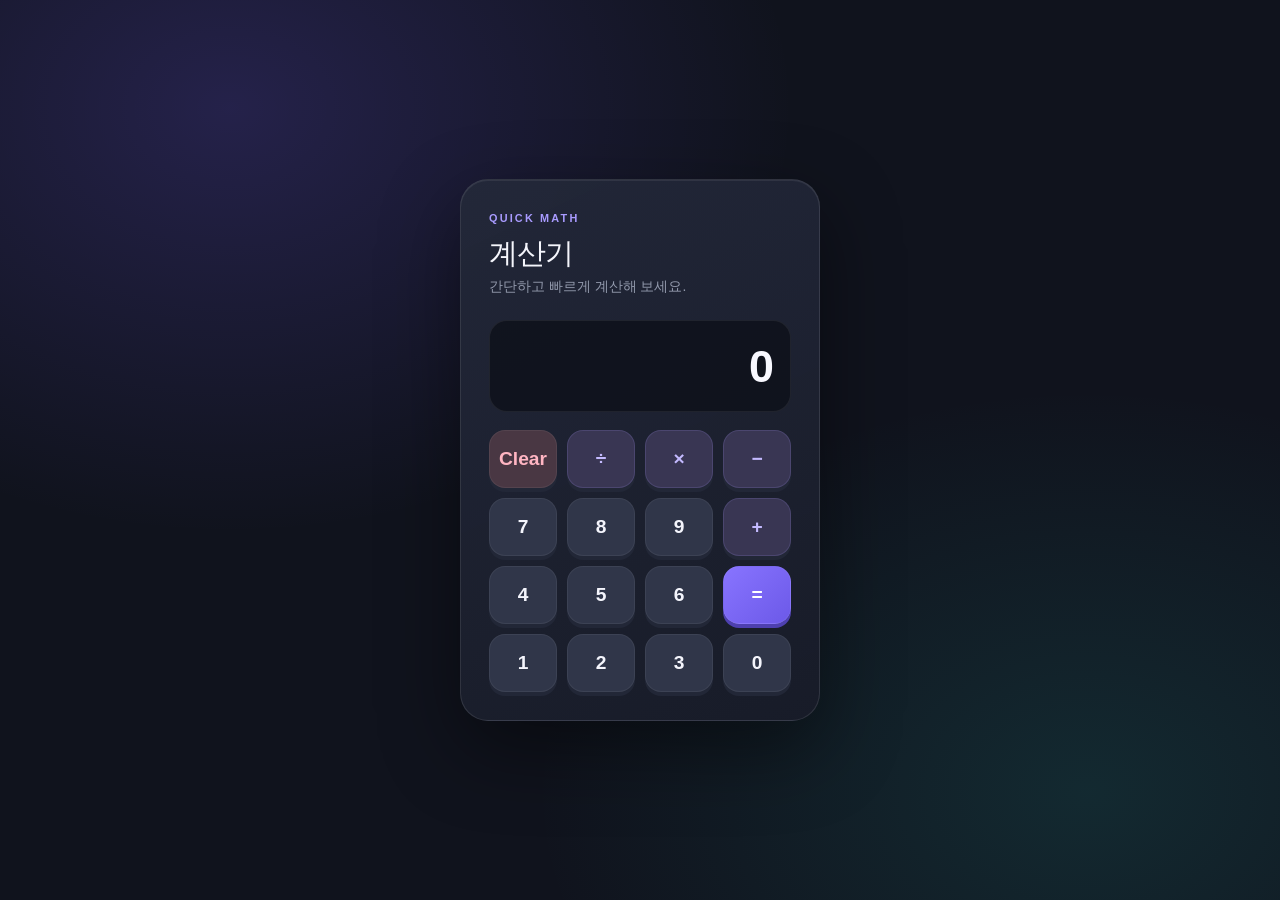
<file: 10th/index.html>
<!doctype html> <!-- HTML5 문서 형식을 선언합니다. -->
<html lang="ko"> <!-- 문서의 기본 언어를 한국어로 설정합니다. -->
<head> <!-- 문서 설정 영역을 시작합니다. -->
<meta charset="UTF-8"> <!-- 한글이 깨지지 않도록 문자 인코딩을 설정합니다. -->
<meta name="viewport" content="width=device-width, initial-scale=1.0"> <!-- 모바일 화면 너비에 맞춥니다. -->
<title>간단한 계산기</title> <!-- 브라우저 탭에 표시할 제목입니다. -->
<link rel="stylesheet" href="css/style.css"> <!-- 외부 CSS 파일을 연결합니다. -->
</head> <!-- 문서 설정 영역을 끝냅니다. -->
<body> <!-- 계산기 전체 화면을 구성합니다. -->
<main class="calculator" aria-labelledby="calculator-title"> <!-- 계산기 카드 영역을 시작합니다. -->
<header class="calculator-header"> <!-- 계산기 제목 영역을 시작합니다. -->
<span class="eyebrow">QUICK MATH</span> <!-- 계산기의 짧은 설명을 표시합니다. -->
<h1 id="calculator-title">계산기</h1> <!-- 계산기 제목을 표시합니다. -->
<p>간단하고 빠르게 계산해 보세요.</p> <!-- 사용 안내를 표시합니다. -->
</header> <!-- 계산기 제목 영역을 끝냅니다. -->
<output id="display" aria-label="계산 결과" aria-live="polite">0</output> <!-- 계산 결과와 입력을 표시합니다. -->
<div class="button-grid" aria-label="계산기 버튼"> <!-- 버튼을 네 열로 배치합니다. -->
<button type="button" data-action="clear">Clear</button> <!-- 입력과 계산 상태를 지우는 버튼입니다. -->
<button type="button" data-operator="/">÷</button> <!-- 나눗셈 버튼입니다. -->
<button type="button" data-operator="*">×</button> <!-- 곱셈 버튼입니다. -->
<button type="button" data-operator="-">−</button> <!-- 뺄셈 버튼입니다. -->
<button type="button" data-number="7">7</button> <!-- 숫자 7 입력 버튼입니다. -->
<button type="button" data-number="8">8</button> <!-- 숫자 8 입력 버튼입니다. -->
<button type="button" data-number="9">9</button> <!-- 숫자 9 입력 버튼입니다. -->
<button type="button" data-operator="+">+</button> <!-- 덧셈 버튼입니다. -->
<button type="button" data-number="4">4</button> <!-- 숫자 4 입력 버튼입니다. -->
<button type="button" data-number="5">5</button> <!-- 숫자 5 입력 버튼입니다. -->
<button type="button" data-number="6">6</button> <!-- 숫자 6 입력 버튼입니다. -->
<button type="button" data-action="equals">=</button> <!-- 현재 계산을 완료하는 버튼입니다. -->
<button type="button" data-number="1">1</button> <!-- 숫자 1 입력 버튼입니다. -->
<button type="button" data-number="2">2</button> <!-- 숫자 2 입력 버튼입니다. -->
<button type="button" data-number="3">3</button> <!-- 숫자 3 입력 버튼입니다. -->
<button type="button" data-number="0">0</button> <!-- 숫자 0 입력 버튼입니다. -->
</div> <!-- 버튼 배치 영역을 끝냅니다. -->
</main> <!-- 계산기 카드 영역을 끝냅니다. -->
<script src="js/script.js"></script> <!-- 외부 JavaScript 파일을 연결합니다. -->
</body> <!-- 화면 내용을 끝냅니다. -->
</html> <!-- HTML 문서를 끝냅니다. -->
</file>
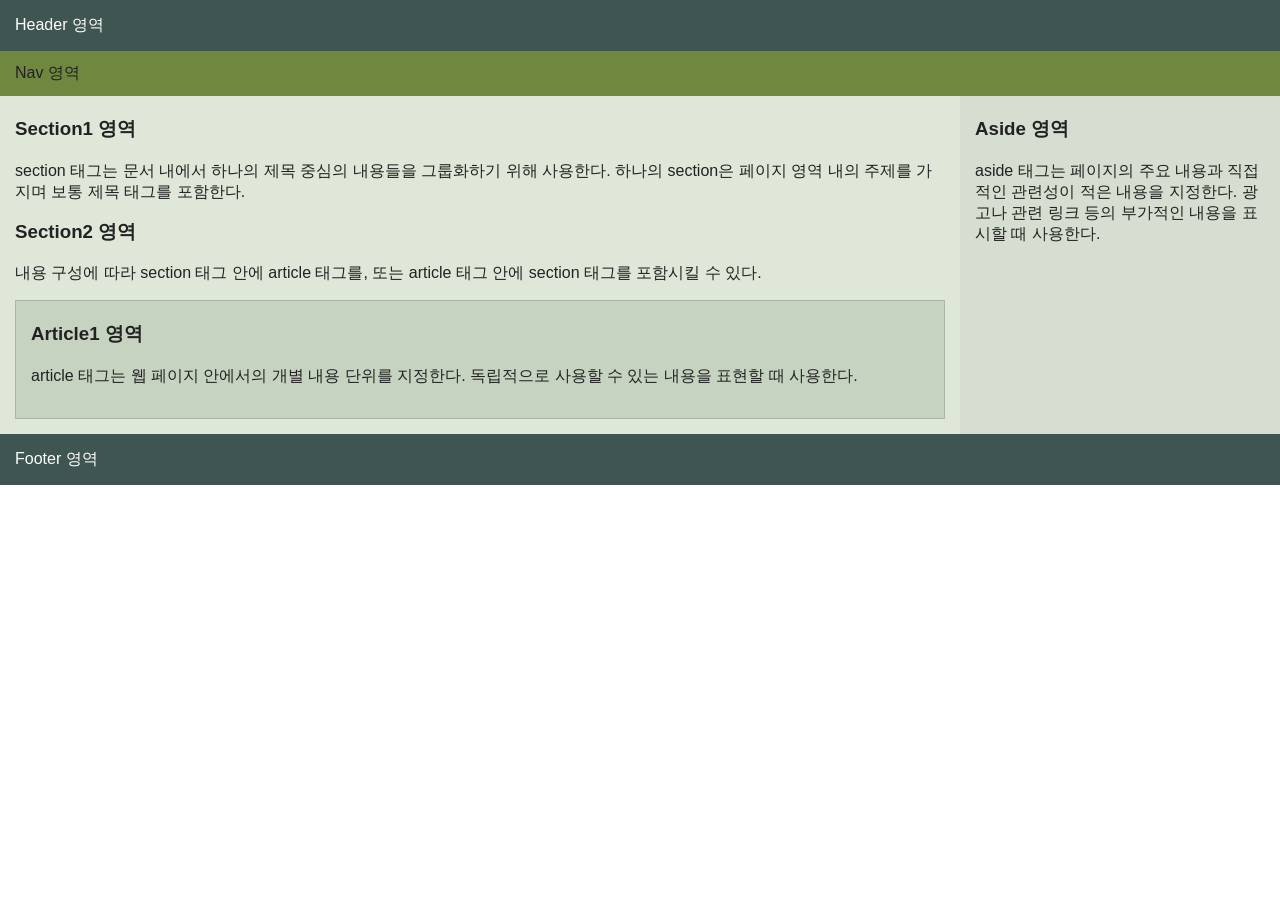
<file: asdf.html>
<!DOCTYPE html>
<html lang="ko">
<head>
    <meta charset="UTF-8">
    <meta name="viewport"
          content="width=device-width, initial-scale=1.0">

    <title>HTML5 시맨틱 태그 레이아웃</title>

    <style>
        * {
            box-sizing: border-box;
        }

        body {
            margin: 0;
            font-family: Arial, sans-serif;
            color: #222;
        }

        /* Header */
        header {
            background-color: #3f5551;
            color: white;
            padding: 15px;
        }

        /* Nav */
        nav {
            background-color: #70873f;
            padding: 12px 15px;
        }

        /* section과 aside를 항상 좌우 배치 */
        main {
            display: flex;
            flex-direction: row;
            width: 100%;
            background-color: #dfe7d8;
        }

        /* 왼쪽 영역 */
        section {
            flex: 1;
            min-width: 0;
            padding: 15px;
            background-color: #dfe7d8;
        }

        /* Article */
        article {
            background-color: #c7d3c1;
            border: 1px solid #aab7a5;
            padding: 15px;
            margin-top: 15px;
        }

        /* 오른쪽 Aside */
        aside {
            width: 25%;
            min-width: 120px;

            padding: 15px;
            background-color: #d5ded0;

            /* 절대 아래로 내려가지 않게 */
            flex-shrink: 0;
        }

        /* Footer */
        footer {
            background-color: #3f5551;
            color: white;
            padding: 15px;
        }

        h3 {
            margin-top: 5px;
        }

        /*
         화면이 작아져도 aside를 아래로 내리지 않음
        */
        @media screen and (max-width: 768px) {

            main {
                flex-direction: row;
            }

            section {
                flex: 1;
                min-width: 0;
            }

            aside {
                width: 120px;
                min-width: 120px;
            }
        }
    </style>
</head>

<body>

<header>
    Header 영역
</header>

<nav>
    Nav 영역
</nav>

<main>

    <section>

        <h3>Section1 영역</h3>

        <p>
            section 태그는 문서 내에서 하나의 제목 중심의
            내용들을 그룹화하기 위해 사용한다.
            하나의 section은 페이지 영역 내의 주제를 가지며
            보통 제목 태그를 포함한다.
        </p>

        <h3>Section2 영역</h3>

        <p>
            내용 구성에 따라 section 태그 안에 article 태그를,
            또는 article 태그 안에 section 태그를
            포함시킬 수 있다.
        </p>

        <article>
            <h3>Article1 영역</h3>

            <p>
                article 태그는 웹 페이지 안에서의 개별 내용
                단위를 지정한다. 독립적으로 사용할 수 있는
                내용을 표현할 때 사용한다.
            </p>
        </article>

    </section>


    <aside>

        <h3>Aside 영역</h3>

        <p>
            aside 태그는 페이지의 주요 내용과
            직접적인 관련성이 적은 내용을 지정한다.
            광고나 관련 링크 등의 부가적인 내용을
            표시할 때 사용한다.
        </p>

    </aside>

</main>


<footer>
    Footer 영역
</footer>

</body>
</html>
</file>
<file: 10th/css/style.css>
:root {
color-scheme: dark;
font-family: "Segoe UI", "Noto Sans KR", sans-serif;
font-synthesis: none;
text-rendering: optimizeLegibility;
background: #10131d;
color: #f5f6fc;
}

* {
box-sizing: border-box;
}

body {
min-height: 100vh;
margin: 0;
display: grid;
place-items: center;
padding: 24px;
background:
radial-gradient(ellipse at 18% 12%, rgba(119, 92, 255, 0.2), transparent 38%),
radial-gradient(ellipse at 85% 88%, rgba(39, 193, 181, 0.13), transparent 36%),
#10131d;
}

.calculator {
width: min(100%, 360px);
padding: 28px;
border: 1px solid rgba(255, 255, 255, 0.1);
border-radius: 28px;
background: linear-gradient(155deg, rgba(35, 40, 57, 0.96), rgba(24, 28, 41, 0.98));
box-shadow: 0 28px 80px rgba(0, 0, 0, 0.45), inset 0 1px rgba(255, 255, 255, 0.07);
}

.calculator-header {
margin-bottom: 24px;
}

.eyebrow {
color: #a99bff;
font-size: 0.68rem;
font-weight: 800;
letter-spacing: 0.2em;
}

h1 {
margin: 8px 0 4px;
font-size: 1.8rem;
letter-spacing: -0.04em;
}

.calculator-header p {
margin: 0;
color: #9299ac;
font-size: 0.86rem;
}

#display {
display: flex;
min-height: 92px;
align-items: center;
justify-content: flex-end;
overflow: hidden;
margin-bottom: 18px;
padding: 18px;
border: 1px solid rgba(255, 255, 255, 0.07);
border-radius: 18px;
background: rgba(12, 15, 23, 0.72);
color: #f8f8ff;
font-size: clamp(2rem, 11vw, 2.8rem);
font-variant-numeric: tabular-nums;
font-weight: 600;
letter-spacing: -0.04em;
text-align: right;
}

.button-grid {
display: grid;
grid-template-columns: repeat(4, minmax(0, 1fr));
gap: 10px;
}

button {
min-width: 0;
min-height: 58px;
border: 1px solid rgba(255, 255, 255, 0.06);
border-radius: 16px;
background: #303649;
box-shadow: 0 4px 0 #222737;
color: #f4f5fc;
cursor: pointer;
font: inherit;
font-size: 1.2rem;
font-weight: 600;
transition: transform 120ms ease, background-color 120ms ease, box-shadow 120ms ease;
}

button:hover {
background: #3a4158;
}

button:active {
transform: translateY(3px);
box-shadow: 0 1px 0 #222737;
}

button:focus-visible {
outline: 3px solid #a99bff;
outline-offset: 3px;
}

button[data-operator] {
border-color: rgba(169, 155, 255, 0.16);
background: #393653;
color: #c4baff;
}

button[data-operator]:hover {
background: #484267;
}

button[data-action="clear"] {
background: #493743;
color: #ffb5c2;
}

button[data-action="clear"]:hover {
background: #5a404f;
}

button[data-action="equals"] {
background: linear-gradient(135deg, #8874ff, #6c59e8);
box-shadow: 0 4px 0 #4e40b0;
color: #fff;
}

button[data-action="equals"]:hover {
background: linear-gradient(135deg, #9887ff, #7a68f0);
}

@media (max-width: 380px) {
.calculator {
padding: 22px;
}

.button-grid {
gap: 8px;
}
}

@media (prefers-reduced-motion: reduce) {
button {
transition: none;
}
}
</file>
